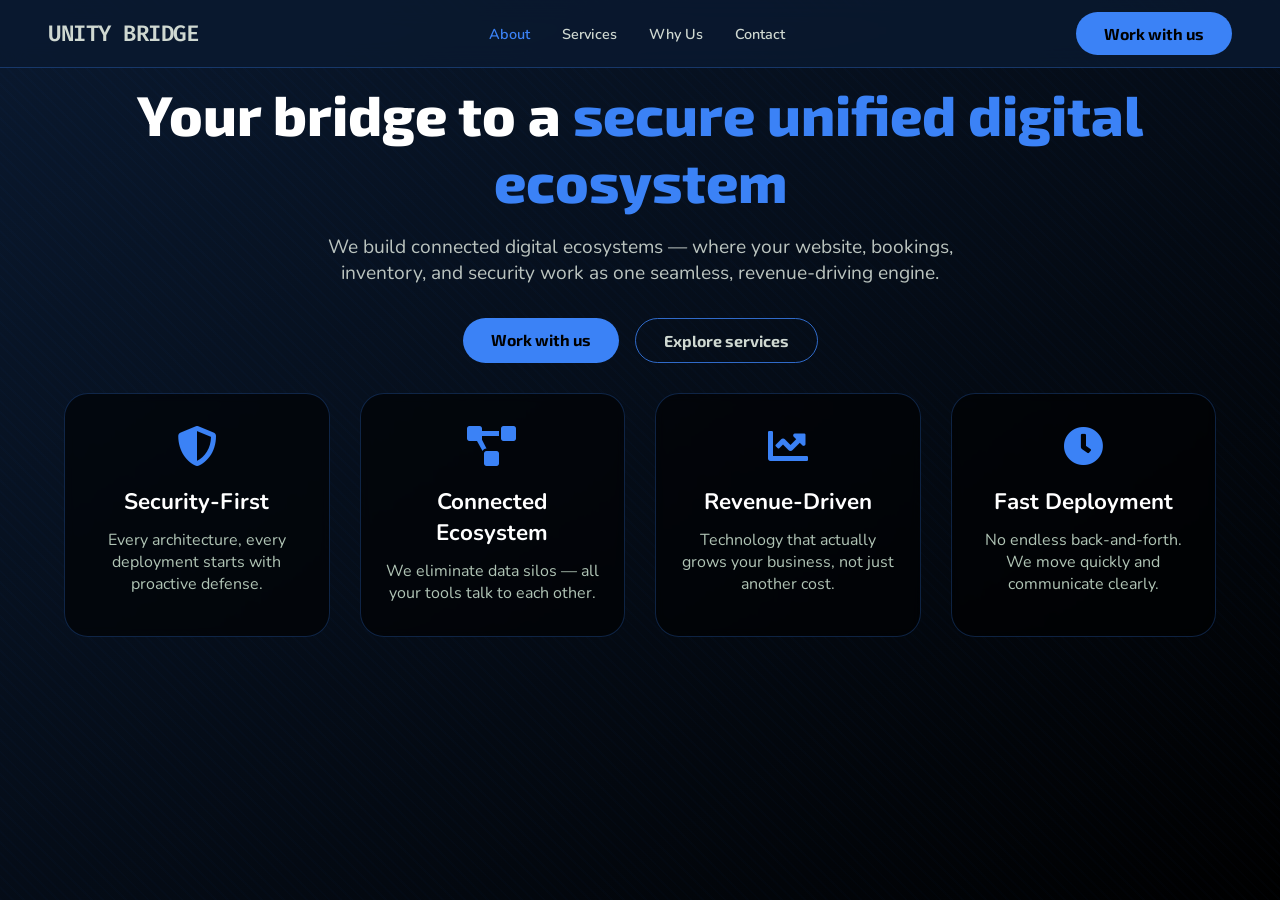
<file: index.html>
<!DOCTYPE html>
<html lang="en">

<head>
    <meta charset="UTF-8">
    <meta name="viewport" content="width=device-width, initial-scale=1.0, user-scalable=yes">
    <title>Unity Bridge | Secure Digital Ecosystems</title>
    <!-- Favicon: Blue Shield (SVG) -->
    <link rel="icon" type="image/svg+xml"
        href="data:image/svg+xml,%3Csvg xmlns='http://www.w3.org/2000/svg' viewBox='0 0 100 100'%3E%3Cpath fill='%233B82F6' d='M50 10 L10 30 L10 60 C10 80 30 95 50 100 C70 95 90 80 90 60 L90 30 L50 10 Z'/%3E%3C/svg%3E">
    <!-- Font Awesome 5 -->
    <link rel="stylesheet" href="https://use.fontawesome.com/releases/v5.15.4/css/all.css">
    <link
        href="https://fonts.googleapis.com/css2?family=Exo+2:wght@400;500;600;700;800;900&family=Nunito:wght@300;400;500;600;700&family=Fira+Code:wght@400;500;600;700&display=swap"
        rel="stylesheet">
    <style>
        * {
            margin: 0;
            padding: 0;
            box-sizing: border-box;
        }

        body {
            font-family: 'Nunito', sans-serif;
            background: linear-gradient(145deg, #0a192f 0%, #000000 100%);
            color: #CFD8D1;
            overflow-x: hidden;
            overflow-y: auto;
            scroll-behavior: smooth;
        }

        /* Kenyan-inspired subtle pattern overlay */
        body::before {
            content: '';
            position: fixed;
            top: 0;
            left: 0;
            width: 100%;
            height: 100%;
            background-image: repeating-linear-gradient(45deg, rgba(59, 130, 246, 0.02) 0px, rgba(59, 130, 246, 0.02) 2px, transparent 2px, transparent 8px);
            pointer-events: none;
            z-index: 0;
        }

        /* Horizontal scroll container */
        .horizontal-scroll {
            display: flex;
            flex-direction: row;
            overflow-x: auto;
            overflow-y: hidden;
            scroll-snap-type: x mandatory;
            height: 100vh;
            scroll-behavior: smooth;
            -webkit-overflow-scrolling: touch;
        }

        .horizontal-scroll::-webkit-scrollbar {
            display: none;
        }

        .horizontal-scroll {
            -ms-overflow-style: none;
            scrollbar-width: none;
        }

        /* Each section becomes a full-width panel */
        .panel {
            flex: 0 0 100vw;
            scroll-snap-align: start;
            overflow-y: auto;
            position: relative;
            z-index: 1;
            padding: 80px 0 60px;
            display: flex;
            align-items: flex-start;
        }

        /* Header fixed on top */
        header {
            position: fixed;
            top: 0;
            left: 0;
            width: 100%;
            z-index: 200;
            background: rgba(10, 25, 47, 0.85);
            backdrop-filter: blur(12px);
            border-bottom: 1px solid rgba(59, 130, 246, 0.3);
            padding: 12px 0;
        }

        nav {
            display: flex;
            justify-content: space-between;
            align-items: center;
            max-width: 1280px;
            margin: 0 auto;
            padding: 0 24px;
            flex-wrap: wrap;
            gap: 20px;
        }

        .logo {
            font-family: 'Fira Code', 'Courier New', monospace;
            font-size: 1.4rem;
            font-weight: 600;
            letter-spacing: -0.5px;
            color: #CFD8D1;
            text-decoration: none;
            transition: color 0.2s;
        }

        .logo:hover {
            color: #3B82F6;
        }

        .nav-links {
            display: flex;
            gap: 32px;
            list-style: none;
        }

        .nav-links a {
            text-decoration: none;
            color: #CFD8D1;
            font-weight: 600;
            font-size: 0.9rem;
            transition: color 0.2s;
            cursor: pointer;
        }

        .nav-links a:hover,
        .nav-links a.active {
            color: #3B82F6;
        }

        .btn-primary {
            display: inline-block;
            padding: 12px 28px;
            border-radius: 40px;
            font-weight: 700;
            text-decoration: none;
            transition: 0.2s;
            font-family: 'Exo 2', sans-serif;
            border: none;
            cursor: pointer;
            background: #3B82F6;
            color: #000000;
        }

        .btn-primary:hover {
            background: #2563EB;
            transform: translateY(-2px);
        }

        .btn-outline {
            display: inline-block;
            padding: 12px 28px;
            border-radius: 40px;
            font-weight: 700;
            text-decoration: none;
            transition: 0.2s;
            font-family: 'Exo 2', sans-serif;
            border: 1px solid rgba(59, 130, 246, 0.8);
            background: transparent;
            color: #CFD8D1;
            cursor: pointer;
        }

        .btn-outline:hover {
            background: rgba(59, 130, 246, 0.15);
            transform: translateY(-2px);
        }

        .container {
            max-width: 1200px;
            margin: 0 auto;
            padding: 0 24px;
            width: 100%;
        }

        /* Hero specific */
        .hero {
            text-align: center;
        }

        .hero h1 {
            font-size: 3.5rem;
            font-weight: 800;
            font-family: 'Exo 2', sans-serif;
            line-height: 1.2;
            margin-bottom: 20px;
            color: #FFFFFF;
        }

        .hero h1 span {
            color: #3B82F6;
        }

        .hero p {
            font-size: 1.2rem;
            max-width: 700px;
            margin: 0 auto 32px;
            opacity: 0.9;
        }

        .hero-buttons {
            display: flex;
            gap: 16px;
            justify-content: center;
            flex-wrap: wrap;
        }

        /* About grid */
        .about-grid {
            display: grid;
            grid-template-columns: repeat(4, 1fr);
            gap: 30px;
            margin-top: 30px;
        }

        .about-card {
            background: rgba(0, 0, 0, 0.6);
            backdrop-filter: blur(4px);
            border-radius: 24px;
            padding: 32px 20px;
            text-align: center;
            border: 1px solid rgba(59, 130, 246, 0.25);
            transition: 0.25s;
        }

        .about-card:hover {
            border-color: #3B82F6;
            transform: translateY(-6px);
        }

        .about-card i {
            font-size: 2.5rem;
            color: #3B82F6;
            margin-bottom: 20px;
        }

        .about-card h3 {
            font-size: 1.4rem;
            margin-bottom: 12px;
            color: #FFFFFF;
        }

        .about-card p {
            color: #B0C4B5;
        }

        .section-title {
            font-size: 2.5rem;
            font-family: 'Exo 2', sans-serif;
            font-weight: 700;
            text-align: center;
            margin-bottom: 48px;
            color: #FFFFFF;
        }

        .services-grid {
            display: grid;
            grid-template-columns: repeat(3, 1fr);
            gap: 30px;
        }

        .service-card {
            background: rgba(0, 0, 0, 0.6);
            backdrop-filter: blur(4px);
            border-radius: 24px;
            padding: 28px 20px;
            transition: 0.2s;
            border: 1px solid rgba(59, 130, 246, 0.2);
        }

        .service-card:hover {
            border-color: #3B82F6;
            transform: translateY(-4px);
        }

        .service-card i {
            font-size: 2.2rem;
            color: #3B82F6;
            margin-bottom: 20px;
        }

        .service-card h3 {
            font-size: 1.3rem;
            margin-bottom: 12px;
            color: #FFFFFF;
        }

        .service-card p {
            color: #B0C4B5;
            font-size: 0.95rem;
            line-height: 1.6;
        }

        .why-us {
            background: rgba(0, 0, 0, 0.5);
            backdrop-filter: blur(4px);
            border-radius: 32px;
            padding: 60px 40px;
        }

        .why-grid {
            display: grid;
            grid-template-columns: 1fr 1fr;
            gap: 50px;
            align-items: start;
        }

        .why-heading {
            font-size: 2rem;
            font-family: 'Exo 2', sans-serif;
            font-weight: 700;
            margin-bottom: 1rem;
            color: #FFFFFF;
        }

        .why-content p {
            margin-bottom: 1rem;
            color: #B0C4B5;
        }

        .why-pillars {
            display: flex;
            flex-direction: column;
            gap: 20px;
        }

        .pillar {
            display: flex;
            gap: 20px;
            background: rgba(0, 0, 0, 0.5);
            border-radius: 24px;
            padding: 24px;
            border: 1px solid rgba(59, 130, 246, 0.2);
        }

        .pillar:hover {
            border-color: #3B82F6;
            transform: translateX(4px);
        }

        .pillar i {
            font-size: 2rem;
            color: #3B82F6;
        }

        .pillar h4 {
            font-size: 1.2rem;
            margin-bottom: 8px;
            color: #FFFFFF;
        }

        .pillar p {
            color: #B0C4B5;
        }

        .contact-grid {
            display: grid;
            grid-template-columns: 1fr 1.4fr;
            gap: 50px;
            margin-bottom: 60px;
        }

        .contact-info h2 {
            font-size: 2rem;
            font-family: 'Exo 2', sans-serif;
            margin-bottom: 16px;
            color: #FFFFFF;
        }

        .contact-info p {
            margin-bottom: 24px;
            color: #B0C4B5;
        }

        .contact-details {
            display: flex;
            flex-direction: column;
            gap: 20px;
        }

        .contact-detail {
            display: flex;
            gap: 16px;
            align-items: flex-start;
        }

        .contact-detail i {
            font-size: 1.5rem;
            color: #3B82F6;
        }

        .detail-label {
            font-weight: 700;
            display: block;
            font-size: 0.8rem;
            text-transform: uppercase;
            color: #3B82F6;
        }

        .contact-form-wrap {
            background: rgba(0, 0, 0, 0.6);
            backdrop-filter: blur(4px);
            border-radius: 32px;
            padding: 40px;
        }

        .form-row {
            display: grid;
            grid-template-columns: 1fr 1fr;
            gap: 20px;
        }

        .form-group {
            margin-bottom: 20px;
        }

        .form-group label {
            display: block;
            margin-bottom: 8px;
            font-weight: 600;
            color: #FFFFFF;
        }

        .form-group input,
        .form-group textarea,
        .form-group select {
            width: 100%;
            padding: 12px 16px;
            border-radius: 16px;
            border: 1px solid rgba(59, 130, 246, 0.3);
            background: #0A0F0C;
            color: #CFD8D1;
            font-family: inherit;
            outline: none;
        }

        .form-group input:focus,
        .form-group textarea:focus,
        .form-group select:focus {
            border-color: #3B82F6;
        }

        .privacy-note {
            text-align: center;
            font-size: 0.8rem;
            margin-top: 16px;
            color: #8AA99A;
        }

        .privacy-note i {
            color: #3B82F6;
            margin-right: 4px;
        }

        .btn-full {
            width: 100%;
            justify-content: center;
        }

        .newsletter {
            background: rgba(0, 0, 0, 0.6);
            backdrop-filter: blur(4px);
            border-radius: 32px;
            padding: 48px 40px;
            text-align: center;
            margin: 60px 0;
        }

        .newsletter h2 {
            color: #FFFFFF;
        }

        .newsletter p {
            color: #B0C4B5;
        }

        .newsletter form {
            display: flex;
            flex-wrap: wrap;
            justify-content: center;
            gap: 16px;
            margin-top: 28px;
        }

        .newsletter input {
            padding: 14px 20px;
            border-radius: 40px;
            border: none;
            background: #0A0F0C;
            color: #CFD8D1;
            width: 280px;
            outline: none;
            border: 1px solid rgba(59, 130, 246, 0.3);
        }

        .newsletter input:focus {
            border-color: #3B82F6;
        }

        footer {
            border-top: 1px solid rgba(59, 130, 246, 0.2);
            padding: 40px 0 32px;
            margin-top: 20px;
            background: #030706;
        }

        .footer-grid {
            display: grid;
            grid-template-columns: 2fr 1fr 1fr 1fr;
            gap: 40px;
            margin-bottom: 40px;
        }

        .footer-links h4,
        .footer-social h4 {
            margin-bottom: 20px;
            font-size: 1.1rem;
            color: #3B82F6;
        }

        .footer-links ul {
            list-style: none;
        }

        .footer-links li {
            margin-bottom: 10px;
        }

        .footer-links a {
            text-decoration: none;
            color: #B0C4B5;
            transition: 0.2s;
        }

        .footer-links a:hover {
            color: #3B82F6;
        }

        .social-icons a {
            display: inline-block;
            margin-right: 20px;
            color: #B0C4B5;
            font-size: 1.5rem;
            transition: 0.2s;
        }

        .social-icons a:hover {
            color: #3B82F6;
        }

        .copyright {
            text-align: center;
            padding-top: 24px;
            border-top: 1px solid rgba(255, 255, 255, 0.1);
            font-size: 0.85rem;
            color: #8AA99A;
        }

        /* Back to start button */
        .back-to-start {
            position: fixed;
            bottom: 30px;
            right: 30px;
            background: #3B82F6;
            color: #000000;
            width: 48px;
            height: 48px;
            border-radius: 50%;
            display: flex;
            align-items: center;
            justify-content: center;
            font-size: 1.2rem;
            cursor: pointer;
            opacity: 0;
            visibility: hidden;
            transition: 0.3s;
            box-shadow: 0 4px 12px rgba(0, 0, 0, 0.3);
            z-index: 99;
        }

        .back-to-start.show {
            opacity: 1;
            visibility: visible;
        }

        .back-to-start:hover {
            background: #2563EB;
            transform: translateY(-3px);
        }

        /* ========== MOBILE RESPONSIVENESS ========== */
        @media (max-width: 768px) {
            .panel {
                padding: 110px 0 40px;
            }

            .hero h1 {
                font-size: 2.2rem;
            }

            .hero p {
                font-size: 1rem;
            }

            .section-title {
                font-size: 1.8rem;
                margin-bottom: 32px;
            }

            .about-grid,
            .services-grid,
            .why-grid,
            .contact-grid,
            .footer-grid {
                grid-template-columns: 1fr !important;
                gap: 20px !important;
            }

            .why-grid {
                gap: 30px !important;
            }

            .contact-grid {
                gap: 30px !important;
            }

            .pillar {
                flex-direction: column;
                text-align: center;
            }

            .pillar i {
                margin-bottom: 10px;
            }

            .newsletter form {
                flex-direction: column;
                align-items: center;
            }

            .newsletter input {
                width: 100%;
                max-width: 300px;
            }

            .contact-form-wrap {
                padding: 24px;
            }

            .container {
                padding: 0 16px;
            }

            .why-us,
            .newsletter,
            .contact-form-wrap {
                padding: 32px 20px;
            }

            .service-card,
            .about-card {
                padding: 24px 16px;
            }

            .service-card i,
            .about-card i {
                font-size: 2rem;
            }

            .service-card h3,
            .about-card h3 {
                font-size: 1.2rem;
            }

            .btn-primary,
            .btn-outline {
                padding: 10px 20px;
                font-size: 0.8rem;
            }

            .nav-links {
                gap: 16px;
            }

            .nav-links a {
                font-size: 0.75rem;
            }

            .logo {
                font-size: 1.2rem;
            }

            .back-to-start {
                width: 40px;
                height: 40px;
                bottom: 20px;
                right: 20px;
            }
        }

        @media (max-width: 480px) {
            .hero h1 {
                font-size: 1.8rem;
            }

            .section-title {
                font-size: 1.5rem;
            }

            .hero p {
                font-size: 0.9rem;
            }

            .contact-info h2 {
                font-size: 1.6rem;
            }

            .footer-grid {
                text-align: center;
            }

            .social-icons a {
                margin: 0 10px;
            }
        }
    </style>
</head>

<body>
    <header>
        <div class="container" style="max-width:1280px; margin:0 auto; padding:0 24px;">
            <nav>
                <a href="#" class="logo" id="homeLink">UNITY BRIDGE</a>
                <ul class="nav-links" id="navLinks">
                    <li><a data-section="about">About</a></li>
                    <li><a data-section="services">Services</a></li>
                    <li><a data-section="why">Why Us</a></li>
                    <li><a data-section="contact">Contact</a></li>
                </ul>
                <a href="#" class="btn-primary" id="contactBtn">Work with us</a>
            </nav>
        </div>
    </header>

    <!-- Horizontal scroll container -->
    <div class="horizontal-scroll" id="horizontalScroll">
        <!-- Panel 1: About (Hero + 4 pillars) -->
        <section class="panel" id="panel-about">
            <div class="container">
                <div class="hero">
                    <h1>Your bridge to a <span>secure unified digital ecosystem</span></h1>
                    <p>We build connected digital ecosystems — where your website, bookings, inventory, and security
                        work as one seamless, revenue‑driving engine.</p>
                    <div class="hero-buttons">
                        <a href="#" class="btn-primary" id="heroWorkBtn">Work with us</a>
                        <a href="#" class="btn-outline" id="heroServicesBtn">Explore services</a>
                    </div>
                </div>
                <div class="about-grid">
                    <div class="about-card"><i class="fas fa-shield-alt"></i>
                        <h3>Security‑First</h3>
                        <p>Every architecture, every deployment starts with proactive defense.</p>
                    </div>
                    <div class="about-card"><i class="fas fa-project-diagram"></i>
                        <h3>Connected Ecosystem</h3>
                        <p>We eliminate data silos — all your tools talk to each other.</p>
                    </div>
                    <div class="about-card"><i class="fas fa-chart-line"></i>
                        <h3>Revenue‑Driven</h3>
                        <p>Technology that actually grows your business, not just another cost.</p>
                    </div>
                    <div class="about-card"><i class="fas fa-clock"></i>
                        <h3>Fast Deployment</h3>
                        <p>No endless back‑and‑forth. We move quickly and communicate clearly.</p>
                    </div>
                </div>
            </div>
        </section>

        <!-- Panel 2: Services -->
        <section class="panel" id="panel-services">
            <div class="container">
                <h2 class="section-title">Our Services</h2>
                <div class="services-grid">
                    <div class="service-card"><i class="fas fa-network-wired"></i>
                        <h3>Networking & Infrastructure</h3>
                        <p>Network setup, servers, firewalls, load balancing, monitoring. <strong>Nothing else works
                                without stable infrastructure.</strong></p>
                    </div>
                    <div class="service-card"><i class="fas fa-cloud-upload-alt"></i>
                        <h3>Cloud Security</h3>
                        <p>IAM, hardening, encryption, VPCs, security baselines. <strong>We secure the environment
                                itself.</strong></p>
                    </div>
                    <div class="service-card"><i class="fas fa-code"></i>
                        <h3>Custom Software Development</h3>
                        <p>Backend APIs, databases, business logic, integrations. <strong>We build the systems that run
                                on the infrastructure.</strong></p>
                    </div>
                    <div class="service-card"><i class="fas fa-mobile-alt"></i>
                        <h3>Mobile & Web Apps</h3>
                        <p>React, Vue, Flutter, dashboards, portals. <strong>We build how users interact with
                                systems.</strong></p>
                    </div>
                    <div class="service-card"><i class="fas fa-box"></i>
                        <h3>Ready‑Made Solutions</h3>
                        <p>LMS, e‑commerce, CRM, business trackers. <strong>We sell ready systems, not just development
                                time.</strong></p>
                    </div>
                    <div class="service-card"><i class="fas fa-search"></i>
                        <h3>Security Audits</h3>
                        <p>Penetration testing, scanning, code review, compliance. <strong>We break and improve what we
                                built.</strong></p>
                    </div>
                    <div class="service-card"><i class="fas fa-brain"></i>
                        <h3>Threat Intelligence</h3>
                        <p>Attack trends, OSINT, malware tracking, threat reports. <strong>We predict threats before
                                they happen.</strong></p>
                    </div>
                    <div class="service-card"><i class="fas fa-user-shield"></i>
                        <h3>Incident Response</h3>
                        <p>Breach handling, recovery, forensics, containment. <strong>We respond when everything goes
                                wrong.</strong></p>
                    </div>
                </div>
            </div>
        </section>

        <!-- Panel 3: Why Us -->
        <section class="panel" id="panel-why">
            <div class="container">
                <div class="why-us">
                    <div class="why-grid">
                        <div class="why-content">
                            <h2 class="why-heading">Fragmented systems are the enemy. We eliminate them.</h2>
                            <p>We’ve seen the pattern too many times: a beautiful website that doesn’t sell. A booking
                                app that doesn’t talk to the calendar. Security added as an afterthought. Each tool is
                                built in isolation, but your business doesn’t work that way.</p>
                            <p>Unity Bridge is our answer to that fragmentation. We build connected digital ecosystems –
                                where every piece works together, stays secure, and actually grows your business.
                                Because when your system is connected, your effort finally turns into results.</p>
                            <a href="#" class="btn-primary" id="whyContactBtn"
                                style="margin-top: 20px; display: inline-block;">Start a Conversation</a>
                        </div>
                        <div class="why-pillars">
                            <div class="pillar"><i class="fas fa-shield-alt"></i>
                                <div>
                                    <h4>Security-First</h4>
                                    <p>Every decision — from architecture to deployment — starts with security.</p>
                                </div>
                            </div>
                            <div class="pillar"><i class="fas fa-hand-holding-usd"></i>
                                <div>
                                    <h4>Affordable</h4>
                                    <p>Enterprise-grade results at pricing that makes sense for small businesses.</p>
                                </div>
                            </div>
                            <div class="pillar"><i class="fas fa-users"></i>
                                <div>
                                    <h4>Community-Driven</h4>
                                    <p>We grow when our clients grow. Your success is our metric.</p>
                                </div>
                            </div>
                            <div class="pillar"><i class="fas fa-bolt"></i>
                                <div>
                                    <h4>Fast to Deploy</h4>
                                    <p>No endless back-and-forth. We move quickly and communicate clearly.</p>
                                </div>
                            </div>
                        </div>
                    </div>
                </div>
            </div>
        </section>

        <!-- Panel 4: Contact + Newsletter + Footer -->
        <section class="panel" id="panel-contact">
            <div class="container">
                <div class="contact-grid">
                    <div class="contact-info">
                        <h2>Ready to stop juggling?<br><span style="color:#3B82F6;">Let’s connect</span> your systems.
                        </h2>
                        <p>Whether you need a full digital ecosystem or just one piece to integrate with the rest, we’re
                            here to help. No jargon, no sales pressure — just honest conversations about making your
                            technology work for you.</p>
                        <div class="contact-details">
                            <div class="contact-detail"><i class="fas fa-envelope"></i>
                                <div><span class="detail-label">Email</span> <a href="mailto:hello@unitybridge.dev"
                                        style="color:#3B82F6;">hello@unitybridge.dev</a></div>
                            </div>
                            <div class="contact-detail"><i class="fas fa-map-marker-alt"></i>
                                <div><span class="detail-label">Based in</span> Kenya 🇰🇪 — Serving globally</div>
                            </div>
                            <div class="contact-detail"><i class="fas fa-clock"></i>
                                <div><span class="detail-label">Response time</span> Within 24 hours</div>
                            </div>
                        </div>
                    </div>
                    <div class="contact-form-wrap">
                        <form id="contact-form" action="https://formspree.io/f/xaqpvrjr" method="post">
                            <div class="form-row">
                                <div class="form-group"><label for="name">Your Name</label><input type="text" id="name"
                                        name="name" placeholder="Your name" required></div>
                                <div class="form-group"><label for="email">Email Address</label><input type="email"
                                        id="email" name="email" placeholder="you@example.com" required></div>
                            </div>
                            <div class="form-group"><label for="service">Service Interest</label><select id="service"
                                    name="service">
                                    <option disabled selected>Select a service...</option>
                                    <option>Networking & Infrastructure</option>
                                    <option>Cloud Security</option>
                                    <option>Custom Software Development</option>
                                    <option>Mobile & Web Apps</option>
                                    <option>Ready-Made Solutions</option>
                                    <option>Security Audits</option>
                                    <option>Threat Intelligence</option>
                                    <option>Incident Response</option>
                                </select></div>
                            <div class="form-group"><label for="message">Tell Us About Your Project</label><textarea
                                    id="message" name="message" rows="4"
                                    placeholder="Describe your project, challenges, or questions..."
                                    required></textarea></div>
                            <button type="submit" class="btn-primary btn-full"><i class="fas fa-paper-plane"></i> Send
                                Message</button>
                            <p class="privacy-note"><i class="fas fa-lock"></i> Your data is private and never shared.
                            </p>
                        </form>
                    </div>
                </div>
                <div class="newsletter">
                    <h2>Join Our Newsletter</h2>
                    <p>Get the latest insights on digital ecosystems, security trends, and early access to new
                        solutions.</p>
                    <form action="https://formspree.io/f/xaqpvrjr" method="post">
                        <input type="text" placeholder="Your name" required>
                        <input type="email" placeholder="Email address" required>
                        <button type="submit" class="btn-primary">Subscribe</button>
                    </form>
                </div>
                <footer>
                    <div class="footer-grid">
                        <div>
                            <div style="font-family:'Fira Code',monospace; font-size:1.3rem; font-weight:600;">UNITY
                                BRIDGE</div>
                            <p>Your bridge to a secure unified digital ecosystem.</p>
                        </div>
                        <div class="footer-links">
                            <h4>Quick Links</h4>
                            <ul>
                                <li><a href="#" data-section="about">About</a></li>
                                <li><a href="#" data-section="services">Services</a></li>
                                <li><a href="#" data-section="why">Why Us</a></li>
                                <li><a href="#" data-section="contact">Contact</a></li>
                            </ul>
                        </div>
                        <div class="footer-links">
                            <h4>Legal</h4>
                            <ul>
                                <li><a href="#">Terms of Service</a></li>
                                <li><a href="#">Privacy Policy</a></li>
                            </ul>
                        </div>
                        <div class="footer-social">
                            <h4>Connect</h4>
                            <div class="social-icons"><a href="#" aria-label="Twitter"><i
                                        class="fab fa-twitter"></i></a><a href="#" aria-label="LinkedIn"><i
                                        class="fab fa-linkedin"></i></a><a href="#" aria-label="GitHub"><i
                                        class="fab fa-github"></i></a></div>
                        </div>
                    </div>
                    <div class="copyright">
                        <p>&copy; 2026 Unity Bridge. All rights reserved.</p>
                    </div>
                </footer>
            </div>
        </section>
    </div>

    <div class="back-to-start" id="backToStart">
        <i class="fas fa-arrow-left"></i>
    </div>

    <script>
        const scrollContainer = document.getElementById('horizontalScroll');
        const sections = ['about', 'services', 'why', 'contact'];
        const panelIds = {
            about: 'panel-about',
            services: 'panel-services',
            why: 'panel-why',
            contact: 'panel-contact'
        };

        function scrollToSection(sectionId) {
            const panel = document.getElementById(panelIds[sectionId]);
            if (panel) {
                panel.scrollIntoView({ behavior: 'smooth', block: 'nearest', inline: 'start' });
                updateActiveNav(sectionId);
            }
        }

        function updateActiveNav(sectionId) {
            document.querySelectorAll('.nav-links a').forEach(link => {
                const linkSection = link.getAttribute('data-section');
                if (linkSection === sectionId) {
                    link.classList.add('active');
                } else {
                    link.classList.remove('active');
                }
            });
        }

        // Attach click handlers to all nav links and buttons
        document.querySelectorAll('[data-section]').forEach(el => {
            el.addEventListener('click', (e) => {
                e.preventDefault();
                const section = el.getAttribute('data-section');
                scrollToSection(section);
            });
        });
        document.getElementById('homeLink')?.addEventListener('click', (e) => {
            e.preventDefault();
            scrollToSection('about');
        });
        document.getElementById('contactBtn')?.addEventListener('click', (e) => {
            e.preventDefault();
            scrollToSection('contact');
        });
        document.getElementById('heroWorkBtn')?.addEventListener('click', (e) => {
            e.preventDefault();
            scrollToSection('contact');
        });
        document.getElementById('heroServicesBtn')?.addEventListener('click', (e) => {
            e.preventDefault();
            scrollToSection('services');
        });
        document.getElementById('whyContactBtn')?.addEventListener('click', (e) => {
            e.preventDefault();
            scrollToSection('contact');
        });

        // Back to start button
        const backBtn = document.getElementById('backToStart');
        backBtn.addEventListener('click', () => {
            scrollToSection('about');
        });

        // Update active nav based on scroll position (horizontal)
        const observerOptions = { threshold: 0.5 };
        const observer = new IntersectionObserver((entries) => {
            entries.forEach(entry => {
                if (entry.isIntersecting) {
                    const panelId = entry.target.id;
                    for (let [key, id] of Object.entries(panelIds)) {
                        if (id === panelId) {
                            updateActiveNav(key);
                            break;
                        }
                    }
                }
            });
        }, observerOptions);
        Object.values(panelIds).forEach(id => {
            const panel = document.getElementById(id);
            if (panel) observer.observe(panel);
        });

        // Show back button when not on first panel
        scrollContainer.addEventListener('scroll', () => {
            const scrollPos = scrollContainer.scrollLeft;
            if (scrollPos > 100) {
                backBtn.classList.add('show');
            } else {
                backBtn.classList.remove('show');
            }
        });
    </script>
</body>

</html>
</file>
